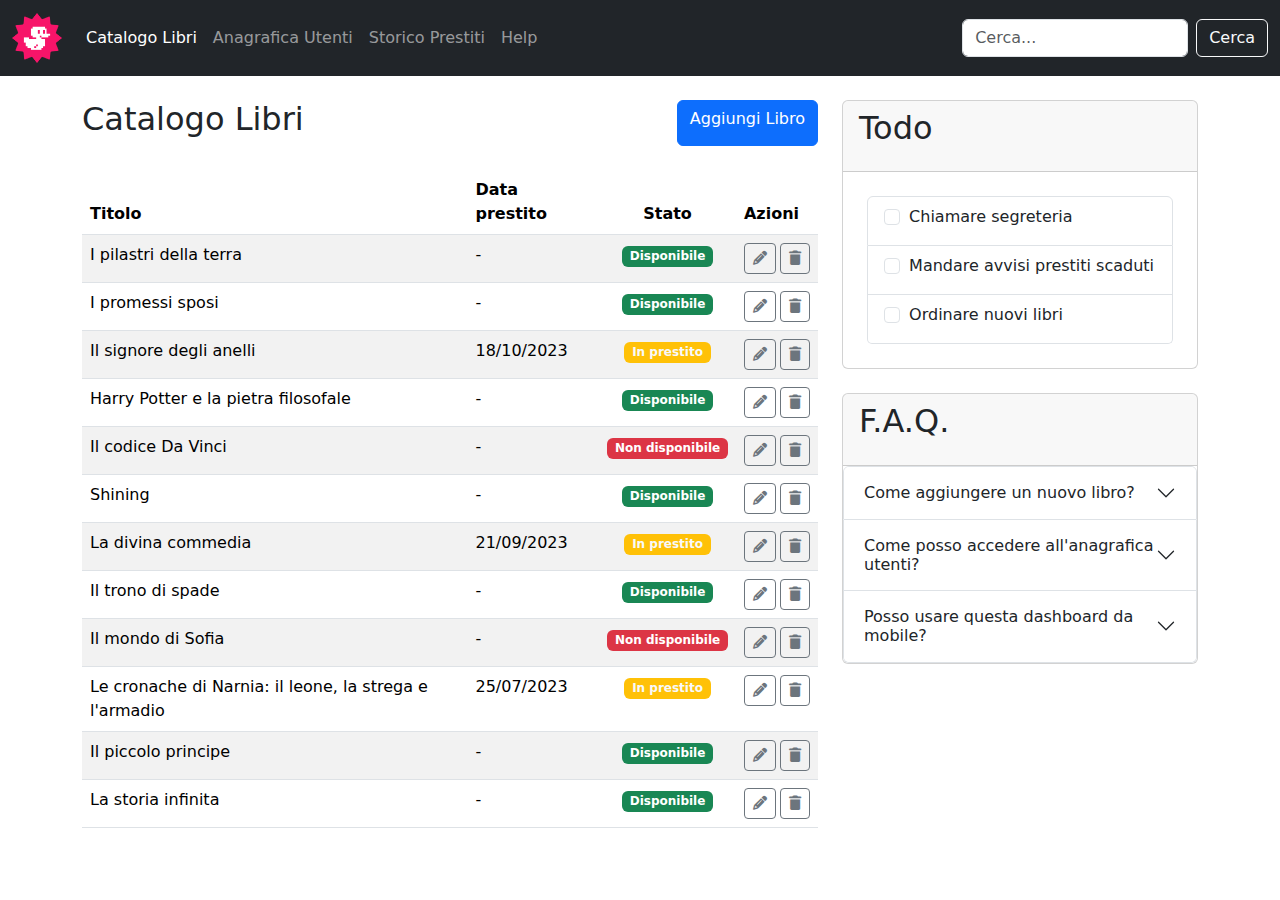
<file: index.html>
<!DOCTYPE html>
<html lang="en">

<head>
    <meta charset="UTF-8">
    <meta name="viewport" content="width=device-width, initial-scale=1.0">
    <link href="https://cdn.jsdelivr.net/npm/bootstrap@5.3.3/dist/css/bootstrap.min.css" rel="stylesheet"
        integrity="sha384-QWTKZyjpPEjISv5WaRU9OFeRpok6YctnYmDr5pNlyT2bRjXh0JMhjY6hW+ALEwIH" crossorigin="anonymous">
    <script src="https://cdn.jsdelivr.net/npm/bootstrap@5.3.3/dist/js/bootstrap.bundle.min.js"
        integrity="sha384-YvpcrYf0tY3lHB60NNkmXc5s9fDVZLESaAA55NDzOxhy9GkcIdslK1eN7N6jIeHz"
        crossorigin="anonymous"></script>
    <link rel="stylesheet" href="https://cdnjs.cloudflare.com/ajax/libs/font-awesome/6.7.2/css/all.min.css"
        integrity="sha512-Evv84Mr4kqVGRNSgIGL/F/aIDqQb7xQ2vcrdIwxfjThSH8CSR7PBEakCr51Ck+w+/U6swU2Im1vVX0SVk9ABhg=="
        crossorigin="anonymous" referrerpolicy="no-referrer" />
    <link rel="stylesheet" href="./css/style.css">
    <title>Catalogo Libri</title>
</head>

<body>
    <!-- header -->
    <nav class="navbar navbar-dark navbar-expand-lg bg-dark">
        <div class="container-fluid">
            <!-- logo -->
            <a class="navbar-brand" href="#"><img src="./img/duck.png" alt="" class="logo"></a>

            <!-- menu sm/md -->
            <button class="navbar-toggler" type="button" data-bs-toggle="collapse"
                data-bs-target="#navbarSupportedContent" aria-controls="navbarSupportedContent" aria-expanded="false"
                aria-label="Toggle navigation">
                <span class="navbar-toggler-icon text-light"></span>
            </button>

            <!-- menu lg -->
            <div class="collapse navbar-collapse" id="navbarSupportedContent">
                <ul class="navbar-nav me-auto mb-2 mb-lg-0">
                    <li class="nav-item">
                        <a class="nav-link active" aria-current="page" href="#">Catalogo Libri</a>
                    </li>

                    <li class="nav-item">
                        <a class="nav-link" href="#">Anagrafica Utenti</a>
                    </li>

                    <li class="nav-item">
                        <a class="nav-link" href="#">Storico Prestiti</a>
                    </li>

                    <li class="nav-item">
                        <a class="nav-link" href="#">Help</a>
                    </li>
                </ul>

                <form class="d-flex" role="search">
                    <input class="form-control me-2" type="search" placeholder="Cerca..." aria-label="Search">
                    <button class="btn btn-outline-light" type="submit">Cerca</button>
                </form>
            </div>
        </div>
    </nav>

    <main>
        <div class="container-xl py-4">
            <div class="row">
                <!-- catalogo -->
                <div class="col-sm-12 col-md-12 col-lg-8">
                    <!-- titolo e bottone -->
                    <div class="content d-flex justify-content-between mb-4">
                        <h2>Catalogo Libri</h2>

                        <a class="btn btn-primary" href="./bonus/index.html">Aggiungi Libro</a>
                    </div>

                    <!-- tabella -->
                    <div class="content">
                        <table class="table table-striped table-hover">
                            <!-- header tabella -->
                            <thead>
                                <tr>
                                    <th scope="col">Titolo</th>
                                    <th scope="col" class="d-none d-sm-none d-md-table-cell">Data prestito</th>
                                    <th scope="col" class="text-center">Stato</th>
                                    <th scope="col">Azioni</th>
                                </tr>
                            </thead>

                            <!-- body tabella -->
                            <tbody>
                                <tr>
                                    <td scope="col">I pilastri della terra</td>
                                    <td scope="col" class="d-none d-sm-none d-md-table-cell">-</td>
                                    <td scope="col" class="text-center"><span
                                            class="badge text-bg-success">Disponibile</span>
                                    </td>
                                    <td scope="col">
                                        <div class="d-flex gap-1">
                                            <button class="btn btn-sm btn-outline-secondary">
                                                <i class="fas fa-pencil"></i>
                                            </button>

                                            <button class="btn btn-sm btn-outline-secondary">
                                                <i class="fas fa-trash"></i>
                                            </button>
                                        </div>
                                    </td>
                                </tr>
                                <tr>
                                    <td scope="col">I promessi sposi</td>
                                    <td scope="col" class="d-none d-sm-none d-md-table-cell">-</td>
                                    <td scope="col" class="text-center"><span
                                            class="badge text-bg-success">Disponibile</span>
                                    </td>
                                    <td scope="col">
                                        <div class="d-flex gap-1">
                                            <button class="btn btn-sm btn-outline-secondary">
                                                <i class="fas fa-pencil"></i>
                                            </button>

                                            <button class="btn btn-sm btn-outline-secondary">
                                                <i class="fas fa-trash"></i>
                                            </button>
                                        </div>
                                    </td>
                                </tr>
                                <tr>
                                    <td scope="col">Il signore degli anelli</td>
                                    <td scope="col" class="d-none d-sm-none d-md-table-cell">18/10/2023</td>
                                    <td scope="col" class="text-center"><span
                                            class="badge text-bg-warning text-light">In prestito</span>
                                    </td>
                                    <td scope="col">
                                        <div class="d-flex gap-1">
                                            <button class="btn btn-sm btn-outline-secondary">
                                                <i class="fas fa-pencil"></i>
                                            </button>

                                            <button class="btn btn-sm btn-outline-secondary">
                                                <i class="fas fa-trash"></i>
                                            </button>
                                        </div>
                                    </td>
                                </tr>
                                <tr>
                                    <td scope="col">Harry Potter e la pietra filosofale</td>
                                    <td scope="col" class="d-none d-sm-none d-md-table-cell">-</td>
                                    <td scope="col" class="text-center"><span
                                            class="badge text-bg-success">Disponibile</span>
                                    </td>
                                    <td scope="col">
                                        <div class="d-flex gap-1">
                                            <button class="btn btn-sm btn-outline-secondary">
                                                <i class="fas fa-pencil"></i>
                                            </button>

                                            <button class="btn btn-sm btn-outline-secondary">
                                                <i class="fas fa-trash"></i>
                                            </button>
                                        </div>
                                    </td>
                                </tr>
                                <tr>
                                    <td scope="col">Il codice Da Vinci</td>
                                    <td scope="col" class="d-none d-sm-none d-md-table-cell">-</td>
                                    <td scope="col" class="text-center"><span class="badge text-bg-danger">Non
                                            disponibile</span>
                                    </td>
                                    <td scope="col">
                                        <div class="d-flex gap-1">
                                            <button class="btn btn-sm btn-outline-secondary">
                                                <i class="fas fa-pencil"></i>
                                            </button>

                                            <button class="btn btn-sm btn-outline-secondary">
                                                <i class="fas fa-trash"></i>
                                            </button>
                                        </div>
                                    </td>
                                </tr>
                                <tr>
                                    <td scope="col">Shining</td>
                                    <td scope="col" class="d-none d-sm-none d-md-table-cell">-</td>
                                    <td scope="col" class="text-center"><span
                                            class="badge text-bg-success">Disponibile</span>
                                    </td>
                                    <td scope="col">
                                        <div class="d-flex gap-1">
                                            <button class="btn btn-sm btn-outline-secondary">
                                                <i class="fas fa-pencil"></i>
                                            </button>

                                            <button class="btn btn-sm btn-outline-secondary">
                                                <i class="fas fa-trash"></i>
                                            </button>
                                        </div>
                                    </td>
                                </tr>
                                <tr>
                                    <td scope="col">La divina commedia</td>
                                    <td scope="col" class="d-none d-sm-none d-md-table-cell">21/09/2023</td>
                                    <td scope="col" class="text-center"><span
                                            class="badge text-bg-warning text-light">In prestito</span>
                                    </td>
                                    <td scope="col">
                                        <div class="d-flex gap-1">
                                            <button class="btn btn-sm btn-outline-secondary">
                                                <i class="fas fa-pencil"></i>
                                            </button>

                                            <button class="btn btn-sm btn-outline-secondary">
                                                <i class="fas fa-trash"></i>
                                            </button>
                                        </div>
                                    </td>
                                </tr>
                                <tr>
                                    <td scope="col">Il trono di spade</td>
                                    <td scope="col" class="d-none d-sm-none d-md-table-cell">-</td>
                                    <td scope="col" class="text-center"><span
                                            class="badge text-bg-success">Disponibile</span>
                                    </td>
                                    <td scope="col">
                                        <div class="d-flex gap-1">
                                            <button class="btn btn-sm btn-outline-secondary">
                                                <i class="fas fa-pencil"></i>
                                            </button>

                                            <button class="btn btn-sm btn-outline-secondary">
                                                <i class="fas fa-trash"></i>
                                            </button>
                                        </div>
                                    </td>
                                </tr>
                                <tr>
                                    <td scope="col">Il mondo di Sofia</td>
                                    <td scope="col" class="d-none d-sm-none d-md-table-cell">-</td>
                                    <td scope="col" class="text-center"><span class="badge text-bg-danger">Non
                                            disponibile</span>
                                    </td>
                                    <td scope="col">
                                        <div class="d-flex gap-1">
                                            <button class="btn btn-sm btn-outline-secondary">
                                                <i class="fas fa-pencil"></i>
                                            </button>

                                            <button class="btn btn-sm btn-outline-secondary">
                                                <i class="fas fa-trash"></i>
                                            </button>
                                        </div>
                                    </td>
                                </tr>
                                <tr>
                                    <td scope="col">Le cronache di Narnia: il leone, la strega e l'armadio</td>
                                    <td scope="col" class="d-none d-sm-none d-md-table-cell">25/07/2023</td>
                                    <td scope="col" class="text-center"><span
                                            class="badge text-bg-warning text-light">In prestito</span>
                                    </td>
                                    <td scope="col">
                                        <div class="d-flex gap-1">
                                            <button class="btn btn-sm btn-outline-secondary">
                                                <i class="fas fa-pencil"></i>
                                            </button>

                                            <button class="btn btn-sm btn-outline-secondary">
                                                <i class="fas fa-trash"></i>
                                            </button>
                                        </div>
                                    </td>
                                </tr>
                                <tr>
                                    <td scope="col">Il piccolo principe</td>
                                    <td scope="col" class="d-none d-sm-none d-md-table-cell">-</td>
                                    <td scope="col" class="text-center"><span
                                            class="badge text-bg-success">Disponibile</span>
                                    </td>
                                    <td scope="col">
                                        <div class="d-flex gap-1">
                                            <button class="btn btn-sm btn-outline-secondary">
                                                <i class="fas fa-pencil"></i>
                                            </button>

                                            <button class="btn btn-sm btn-outline-secondary">
                                                <i class="fas fa-trash"></i>
                                            </button>
                                        </div>
                                    </td>
                                </tr>
                                <tr>
                                    <td scope="col">La storia infinita</td>
                                    <td scope="col" class="d-none d-sm-none d-md-table-cell">-</td>
                                    <td scope="col" class="text-center"><span
                                            class="badge text-bg-success">Disponibile</span>
                                    </td>
                                    <td scope="col">
                                        <div class="d-flex gap-1">
                                            <button class="btn btn-sm btn-outline-secondary">
                                                <i class="fas fa-pencil"></i>
                                            </button>

                                            <button class="btn btn-sm btn-outline-secondary">
                                                <i class="fas fa-trash"></i>
                                            </button>
                                        </div>
                                    </td>
                                </tr>
                            </tbody>
                        </table>
                    </div>
                </div>








                <!-- todo + f.a.q. -->
                <div class="col-sm-12 col-md-12 col-lg-4">
                    <div class="row row-cols-1 gy-4">
                        <!-- todo -->
                        <div class="col">
                            <div class="card">
                                <div class="card-header pb-3">
                                    <h2>Todo</h2>
                                </div>

                                <ul class="list-group list-group p-4">
                                    <li class="list-group-item">
                                        <input class="form-check-input" type="checkbox" value="">
                                        <label class="form-label ms-1">Chiamare segreteria</label>
                                    </li>
                                    <li class="list-group-item">
                                        <input class="form-check-input" type="checkbox" value="">
                                        <label class="form-label ms-1">Mandare avvisi prestiti scaduti</label>
                                    </li>
                                    <li class="list-group-item">
                                        <input class="form-check-input" type="checkbox" value="">
                                        <label class="form-label ms-1">Ordinare nuovi libri</label>
                                    </li>
                                </ul>
                            </div>
                        </div>

                        <!-- f.a.q. -->
                        <div class="cols">
                            <div class="card">
                                <div class="card-header pb-3">
                                    <h2>F.A.Q.</h2>
                                </div>

                                <div class="accordion" id="accordionExample">
                                    <div class="accordion-item">
                                        <h2 class="accordion-header">
                                            <button class="accordion-button collapsed" type="button"
                                                data-bs-toggle="collapse" data-bs-target="#collapseOne"
                                                aria-expanded="false" aria-controls="collapseOne">
                                                Come aggiungere un nuovo libro?
                                            </button>
                                        </h2>
                                        <div id="collapseOne" class="accordion-collapse collapse"
                                            data-bs-parent="#accordionExample">
                                            <div class="accordion-body">
                                                Per aggiungere un nuovo libro basta cliccare sul pulsante "Aggiungi
                                                Libro". Facile no? Chi l'avrebbe mai detto...
                                            </div>
                                        </div>
                                    </div>
                                    <div class="accordion-item">
                                        <h2 class="accordion-header">
                                            <button class="accordion-button collapsed" type="button"
                                                data-bs-toggle="collapse" data-bs-target="#collapseTwo"
                                                aria-expanded="false" aria-controls="collapseTwo">
                                                Come posso accedere all'anagrafica utenti?
                                            </button>
                                        </h2>
                                        <div id="collapseTwo" class="accordion-collapse collapse"
                                            data-bs-parent="#accordionExample">
                                            <div class="accordion-body">
                                                Prova a guardare nel menu. È la prima voce, non dovrebbe essere
                                                difficile.
                                            </div>
                                        </div>
                                    </div>
                                    <div class="accordion-item">
                                        <h2 class="accordion-header">
                                            <button class="accordion-button collapsed" type="button"
                                                data-bs-toggle="collapse" data-bs-target="#collapseThree"
                                                aria-expanded="false" aria-controls="collapseThree">
                                                Posso usare questa dashboard da mobile?
                                            </button>
                                        </h2>
                                        <div id="collapseThree" class="accordion-collapse collapse"
                                            data-bs-parent="#accordionExample">
                                            <div class="accordion-body">
                                                Certo! Anche se è importante rispettare alcuni requisiti: avere uno
                                                smartphone, saper digitare nella barra di ricerca di qualsiasi browser
                                                per mobile, premere "Invio".
                                            </div>
                                        </div>
                                    </div>
                                </div>
                            </div>
                        </div>
                    </div>
                </div>
            </div>
        </div>
    </main>
</body>

</html>
</file>
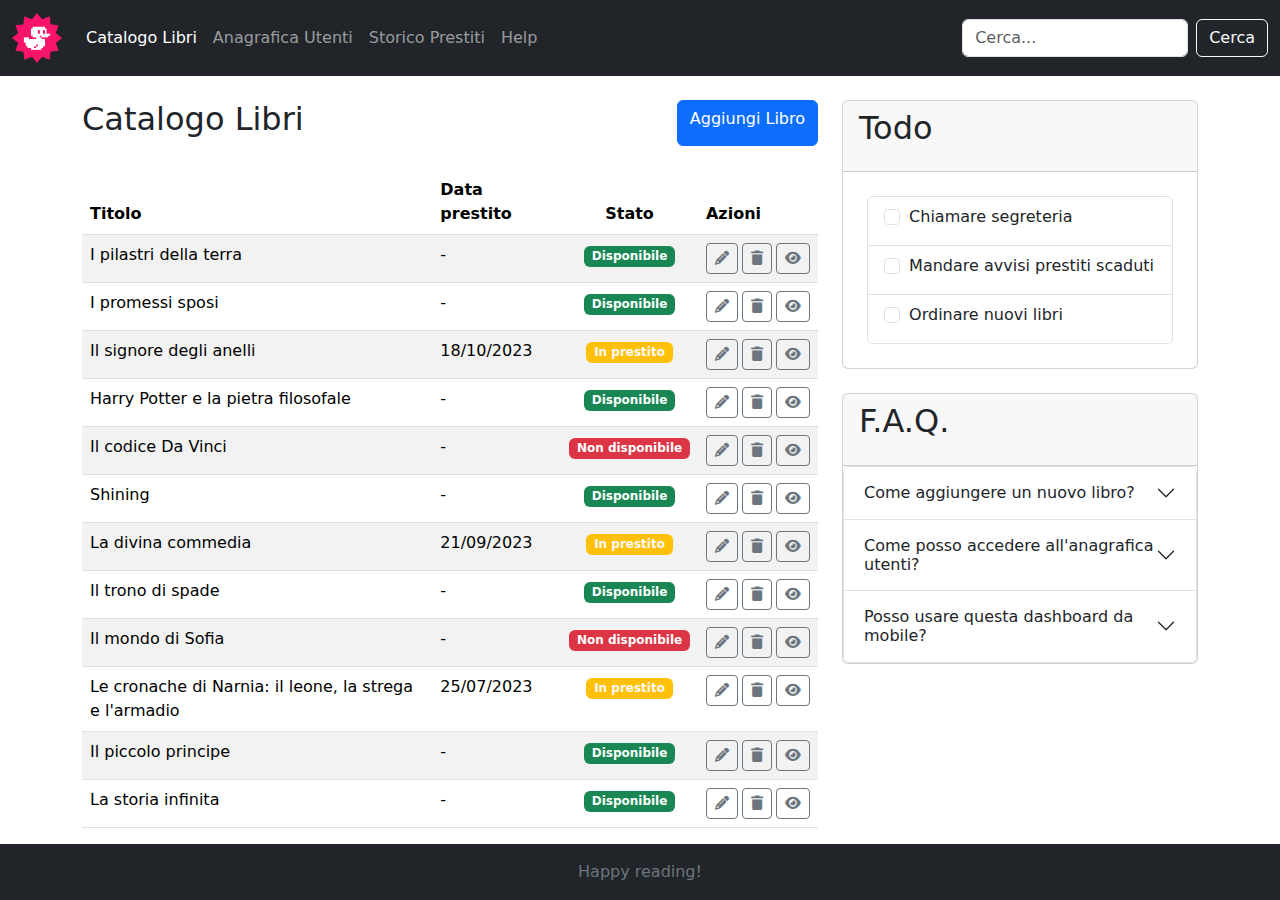
<file: bonus/index.html>
<!DOCTYPE html>
<html lang="en">

<head>
    <meta charset="UTF-8">
    <meta name="viewport" content="width=device-width, initial-scale=1.0">
    <link href="https://cdn.jsdelivr.net/npm/bootstrap@5.3.3/dist/css/bootstrap.min.css" rel="stylesheet"
        integrity="sha384-QWTKZyjpPEjISv5WaRU9OFeRpok6YctnYmDr5pNlyT2bRjXh0JMhjY6hW+ALEwIH" crossorigin="anonymous">
    <script src="https://cdn.jsdelivr.net/npm/bootstrap@5.3.3/dist/js/bootstrap.bundle.min.js"
        integrity="sha384-YvpcrYf0tY3lHB60NNkmXc5s9fDVZLESaAA55NDzOxhy9GkcIdslK1eN7N6jIeHz"
        crossorigin="anonymous"></script>
    <link rel="stylesheet" href="https://cdnjs.cloudflare.com/ajax/libs/font-awesome/6.7.2/css/all.min.css"
        integrity="sha512-Evv84Mr4kqVGRNSgIGL/F/aIDqQb7xQ2vcrdIwxfjThSH8CSR7PBEakCr51Ck+w+/U6swU2Im1vVX0SVk9ABhg=="
        crossorigin="anonymous" referrerpolicy="no-referrer" />
    <link rel="stylesheet" href="./css/style.css">
    <title>Catalogo Libri</title>
</head>

<body>
    <!-- header -->
    <nav class="navbar navbar-dark navbar-expand-lg bg-dark">
        <div class="container-fluid">
            <!-- logo -->
            <a class="navbar-brand" href="#"><img src="./img/duck.png" alt="" class="logo"></a>

            <!-- menu sm/md -->
            <button class="navbar-toggler" type="button" data-bs-toggle="collapse"
                data-bs-target="#navbarSupportedContent" aria-controls="navbarSupportedContent" aria-expanded="false"
                aria-label="Toggle navigation">
                <span class="navbar-toggler-icon text-light"></span>
            </button>

            <!-- menu lg -->
            <div class="collapse navbar-collapse" id="navbarSupportedContent">
                <ul class="navbar-nav me-auto mb-2 mb-lg-0">
                    <li class="nav-item">
                        <a class="nav-link active" aria-current="page" href="#">Catalogo Libri</a>
                    </li>

                    <li class="nav-item">
                        <a class="nav-link" href="#">Anagrafica Utenti</a>
                    </li>

                    <li class="nav-item">
                        <a class="nav-link" href="#">Storico Prestiti</a>
                    </li>

                    <li class="nav-item">
                        <a class="nav-link" href="#">Help</a>
                    </li>
                </ul>

                <form class="d-flex" role="search">
                    <input class="form-control me-2" type="search" placeholder="Cerca..." aria-label="Search">
                    <button class="btn btn-outline-light" type="submit">Cerca</button>
                </form>
            </div>
        </div>
    </nav>

    <main>
        <div class="container-xl py-4">
            <div class="row">
                <!-- catalogo -->
                <div class="col-sm-12 col-md-12 col-lg-8">
                    <!-- titolo e bottone -->
                    <div class="content d-flex justify-content-between mb-4">
                        <h2>Catalogo Libri</h2>

                        <a class="btn btn-primary" href="./new-book.html">Aggiungi Libro</a>
                    </div>

                    <!-- tabella -->
                    <div class="content">
                        <table class="table table-striped table-hover">
                            <!-- header tabella -->
                            <thead>
                                <tr>
                                    <th scope="col">Titolo</th>
                                    <th scope="col" class="d-none d-sm-none d-md-table-cell">Data prestito</th>
                                    <th scope="col" class="text-center">Stato</th>
                                    <th scope="col">Azioni</th>
                                </tr>
                            </thead>

                            <!-- body tabella -->
                            <tbody>
                                <tr>
                                    <td scope="col">I pilastri della terra</td>
                                    <td scope="col" class="d-none d-sm-none d-md-table-cell">-</td>
                                    <td scope="col" class="text-center"><span
                                            class="badge text-bg-success">Disponibile</span>
                                    </td>
                                    <td scope="col">
                                        <div class="d-flex gap-1">
                                            <a href="./edit-book.html" class="btn btn-sm btn-outline-secondary">
                                                <i class="fas fa-pencil"></i>
                                            </a>

                                            <button class="btn btn-sm btn-outline-secondary"  data-bs-toggle="modal" data-bs-target="#delete-modal">
                                                <i class="fas fa-trash"></i>
                                            </button>

                                            <div class="modal fade" id="delete-modal" tabindex="-1" aria-labelledby="exampleModalLabel" aria-hidden="true">
                                                <div class="modal-dialog">
                                                  <div class="modal-content">
                                                    <div class="modal-header bg-body-secondary">
                                                      <h1 class="modal-title fs-5" id="exampleModalLabel">Attenzione!</h1>
                                                      <button type="button" class="btn-close" data-bs-dismiss="modal" aria-label="Close"></button>
                                                    </div>
                                                    <div class="modal-body">
                                                      Sei sicuro di voler eliminare <strong>I pilastri della terra</strong> dal catalogo libri?
                                                    </div>
                                                    <div class="modal-footer">
                                                      <button type="button" class="btn btn-outline-secondary" data-bs-dismiss="modal">No, annulla</button>
                                                      <button type="button" class="btn btn-danger">Si, elimina</button>
                                                    </div>
                                                  </div>
                                                </div>
                                              </div>
                                              

                                            <a class="btn btn-sm btn-outline-secondary" href="./book-detail.html">
                                                <i class="fas fa-eye"></i>
                                            </a>
                                        </div>
                                    </td>
                                </tr>
                                <tr>
                                    <td scope="col">I promessi sposi</td>
                                    <td scope="col" class="d-none d-sm-none d-md-table-cell">-</td>
                                    <td scope="col" class="text-center"><span
                                            class="badge text-bg-success">Disponibile</span>
                                    </td>
                                    <td scope="col">
                                        <div class="d-flex gap-1">
                                            <a href="#" class="btn btn-sm btn-outline-secondary">
                                                <i class="fas fa-pencil"></i>
                                            </a>

                                            <button class="btn btn-sm btn-outline-secondary">
                                                <i class="fas fa-trash"></i>
                                            </button>

                                            <a class="btn btn-sm btn-outline-secondary" href="#">
                                                <i class="fas fa-eye"></i>
                                            </a>
                                        </div>
                                    </td>
                                </tr>
                                <tr>
                                    <td scope="col">Il signore degli anelli</td>
                                    <td scope="col" class="d-none d-sm-none d-md-table-cell">18/10/2023</td>
                                    <td scope="col" class="text-center"><span
                                            class="badge text-bg-warning text-light">In prestito</span>
                                    </td>
                                    <td scope="col">
                                        <div class="d-flex gap-1">
                                            <a href="#" class="btn btn-sm btn-outline-secondary">
                                                <i class="fas fa-pencil"></i>
                                            </a>

                                            <button class="btn btn-sm btn-outline-secondary">
                                                <i class="fas fa-trash"></i>
                                            </button>

                                            <a class="btn btn-sm btn-outline-secondary" href="#">
                                                <i class="fas fa-eye"></i>
                                            </a>
                                        </div>
                                    </td>
                                </tr>
                                <tr>
                                    <td scope="col">Harry Potter e la pietra filosofale</td>
                                    <td scope="col" class="d-none d-sm-none d-md-table-cell">-</td>
                                    <td scope="col" class="text-center"><span
                                            class="badge text-bg-success">Disponibile</span>
                                    </td>
                                    <td scope="col">
                                        <div class="d-flex gap-1">
                                            <a href="#" class="btn btn-sm btn-outline-secondary">
                                                <i class="fas fa-pencil"></i>
                                            </a>

                                            <button class="btn btn-sm btn-outline-secondary">
                                                <i class="fas fa-trash"></i>
                                            </button>

                                            <a class="btn btn-sm btn-outline-secondary" href="#">
                                                <i class="fas fa-eye"></i>
                                            </a>
                                        </div>
                                    </td>
                                </tr>
                                <tr>
                                    <td scope="col">Il codice Da Vinci</td>
                                    <td scope="col" class="d-none d-sm-none d-md-table-cell">-</td>
                                    <td scope="col" class="text-center"><span class="badge text-bg-danger">Non
                                            disponibile</span>
                                    </td>
                                    <td scope="col">
                                        <div class="d-flex gap-1">
                                            <a href="#" class="btn btn-sm btn-outline-secondary">
                                                <i class="fas fa-pencil"></i>
                                            </a>

                                            <button class="btn btn-sm btn-outline-secondary">
                                                <i class="fas fa-trash"></i>
                                            </button>

                                            <a class="btn btn-sm btn-outline-secondary" href="#">
                                                <i class="fas fa-eye"></i>
                                            </a>
                                        </div>
                                    </td>
                                </tr>
                                <tr>
                                    <td scope="col">Shining</td>
                                    <td scope="col" class="d-none d-sm-none d-md-table-cell">-</td>
                                    <td scope="col" class="text-center"><span
                                            class="badge text-bg-success">Disponibile</span>
                                    </td>
                                    <td scope="col">
                                        <div class="d-flex gap-1">
                                            <a href="#" class="btn btn-sm btn-outline-secondary">
                                                <i class="fas fa-pencil"></i>
                                            </a>

                                            <button class="btn btn-sm btn-outline-secondary">
                                                <i class="fas fa-trash"></i>
                                            </button>

                                            <a class="btn btn-sm btn-outline-secondary" href="#">
                                                <i class="fas fa-eye"></i>
                                            </a>
                                        </div>
                                    </td>
                                </tr>
                                <tr>
                                    <td scope="col">La divina commedia</td>
                                    <td scope="col" class="d-none d-sm-none d-md-table-cell">21/09/2023</td>
                                    <td scope="col" class="text-center"><span
                                            class="badge text-bg-warning text-light">In prestito</span>
                                    </td>
                                    <td scope="col">
                                        <div class="d-flex gap-1">
                                            <a href="#" class="btn btn-sm btn-outline-secondary">
                                                <i class="fas fa-pencil"></i>
                                            </a>

                                            <button class="btn btn-sm btn-outline-secondary">
                                                <i class="fas fa-trash"></i>
                                            </button>

                                            <a class="btn btn-sm btn-outline-secondary" href="#">
                                                <i class="fas fa-eye"></i>
                                            </a>
                                        </div>
                                    </td>
                                </tr>
                                <tr>
                                    <td scope="col">Il trono di spade</td>
                                    <td scope="col" class="d-none d-sm-none d-md-table-cell">-</td>
                                    <td scope="col" class="text-center"><span
                                            class="badge text-bg-success">Disponibile</span>
                                    </td>
                                    <td scope="col">
                                        <div class="d-flex gap-1">
                                            <a href="#" class="btn btn-sm btn-outline-secondary">
                                                <i class="fas fa-pencil"></i>
                                            </a>

                                            <button class="btn btn-sm btn-outline-secondary">
                                                <i class="fas fa-trash"></i>
                                            </button>

                                            <a class="btn btn-sm btn-outline-secondary" href="#">
                                                <i class="fas fa-eye"></i>
                                            </a>
                                        </div>
                                    </td>
                                </tr>
                                <tr>
                                    <td scope="col">Il mondo di Sofia</td>
                                    <td scope="col" class="d-none d-sm-none d-md-table-cell">-</td>
                                    <td scope="col" class="text-center"><span class="badge text-bg-danger">Non
                                            disponibile</span>
                                    </td>
                                    <td scope="col">
                                        <div class="d-flex gap-1">
                                            <a href="#" class="btn btn-sm btn-outline-secondary">
                                                <i class="fas fa-pencil"></i>
                                            </a>

                                            <button class="btn btn-sm btn-outline-secondary">
                                                <i class="fas fa-trash"></i>
                                            </button>

                                            <a class="btn btn-sm btn-outline-secondary" href="#">
                                                <i class="fas fa-eye"></i>
                                            </a>
                                        </div>
                                    </td>
                                </tr>
                                <tr>
                                    <td scope="col">Le cronache di Narnia: il leone, la strega e l'armadio</td>
                                    <td scope="col" class="d-none d-sm-none d-md-table-cell">25/07/2023</td>
                                    <td scope="col" class="text-center"><span
                                            class="badge text-bg-warning text-light">In prestito</span>
                                    </td>
                                    <td scope="col">
                                        <div class="d-flex gap-1">
                                            <a href="#" class="btn btn-sm btn-outline-secondary">
                                                <i class="fas fa-pencil"></i>
                                            </a>

                                            <button class="btn btn-sm btn-outline-secondary">
                                                <i class="fas fa-trash"></i>
                                            </button>

                                            <a class="btn btn-sm btn-outline-secondary" href="#">
                                                <i class="fas fa-eye"></i>
                                            </a>
                                        </div>
                                    </td>
                                </tr>
                                <tr>
                                    <td scope="col">Il piccolo principe</td>
                                    <td scope="col" class="d-none d-sm-none d-md-table-cell">-</td>
                                    <td scope="col" class="text-center"><span
                                            class="badge text-bg-success">Disponibile</span>
                                    </td>
                                    <td scope="col">
                                        <div class="d-flex gap-1">
                                            <a href="#" class="btn btn-sm btn-outline-secondary">
                                                <i class="fas fa-pencil"></i>
                                            </a>

                                            <button class="btn btn-sm btn-outline-secondary">
                                                <i class="fas fa-trash"></i>
                                            </button>

                                            <a class="btn btn-sm btn-outline-secondary" href="#">
                                                <i class="fas fa-eye"></i>
                                            </a>
                                        </div>
                                    </td>
                                </tr>
                                <tr>
                                    <td scope="col">La storia infinita</td>
                                    <td scope="col" class="d-none d-sm-none d-md-table-cell">-</td>
                                    <td scope="col" class="text-center"><span
                                            class="badge text-bg-success">Disponibile</span>
                                    </td>
                                    <td scope="col">
                                        <div class="d-flex gap-1">
                                            <a href="#" class="btn btn-sm btn-outline-secondary">
                                                <i class="fas fa-pencil"></i>
                                            </a>

                                            <button class="btn btn-sm btn-outline-secondary">
                                                <i class="fas fa-trash"></i>
                                            </button>

                                            <a class="btn btn-sm btn-outline-secondary" href="#">
                                                <i class="fas fa-eye"></i>
                                            </a>
                                        </div>
                                    </td>
                                </tr>
                            </tbody>
                        </table>
                    </div>
                </div>








                <!-- todo + f.a.q. -->
                <div class="col-sm-12 col-md-12 col-lg-4">
                    <div class="row row-cols-1 gy-4">
                        <!-- todo -->
                        <div class="col">
                            <div class="card">
                                <div class="card-header pb-3">
                                    <h2>Todo</h2>
                                </div>

                                <ul class="list-group list-group p-4">
                                    <li class="list-group-item">
                                        <input class="form-check-input" type="checkbox" value="">
                                        <label class="form-label ms-1">Chiamare segreteria</label>
                                    </li>
                                    <li class="list-group-item">
                                        <input class="form-check-input" type="checkbox" value="">
                                        <label class="form-label ms-1">Mandare avvisi prestiti scaduti</label>
                                    </li>
                                    <li class="list-group-item">
                                        <input class="form-check-input" type="checkbox" value="">
                                        <label class="form-label ms-1">Ordinare nuovi libri</label>
                                    </li>
                                </ul>
                            </div>
                        </div>

                        <!-- f.a.q. -->
                        <div class="cols">
                            <div class="card">
                                <div class="card-header pb-3">
                                    <h2>F.A.Q.</h2>
                                </div>

                                <div class="accordion" id="accordionExample">
                                    <div class="accordion-item">
                                        <h2 class="accordion-header">
                                            <button class="accordion-button collapsed" type="button"
                                                data-bs-toggle="collapse" data-bs-target="#collapseOne"
                                                aria-expanded="false" aria-controls="collapseOne">
                                                Come aggiungere un nuovo libro?
                                            </button>
                                        </h2>
                                        <div id="collapseOne" class="accordion-collapse collapse"
                                            data-bs-parent="#accordionExample">
                                            <div class="accordion-body">
                                                Per aggiungere un nuovo libro basta cliccare sul pulsante "Aggiungi
                                                Libro". Facile no? Chi l'avrebbe mai detto...
                                            </div>
                                        </div>
                                    </div>
                                    <div class="accordion-item">
                                        <h2 class="accordion-header">
                                            <button class="accordion-button collapsed" type="button"
                                                data-bs-toggle="collapse" data-bs-target="#collapseTwo"
                                                aria-expanded="false" aria-controls="collapseTwo">
                                                Come posso accedere all'anagrafica utenti?
                                            </button>
                                        </h2>
                                        <div id="collapseTwo" class="accordion-collapse collapse"
                                            data-bs-parent="#accordionExample">
                                            <div class="accordion-body">
                                                Prova a guardare nel menu. È la prima voce, non dovrebbe essere
                                                difficile.
                                            </div>
                                        </div>
                                    </div>
                                    <div class="accordion-item">
                                        <h2 class="accordion-header">
                                            <button class="accordion-button collapsed" type="button"
                                                data-bs-toggle="collapse" data-bs-target="#collapseThree"
                                                aria-expanded="false" aria-controls="collapseThree">
                                                Posso usare questa dashboard da mobile?
                                            </button>
                                        </h2>
                                        <div id="collapseThree" class="accordion-collapse collapse"
                                            data-bs-parent="#accordionExample">
                                            <div class="accordion-body">
                                                Certo! Anche se è importante rispettare alcuni requisiti: avere uno
                                                smartphone, saper digitare nella barra di ricerca di qualsiasi browser
                                                per mobile, premere "Invio".
                                            </div>
                                        </div>
                                    </div>
                                </div>
                            </div>
                        </div>
                    </div>
                </div>
            </div>



            <!-- PROVE MIE
            <table class="table table-striped table-hover accordion accordion-flush">
                <thead>
                    <tr>
                        <th scope="col">#</th>
                        <th scope="col">First</th>
                        <th scope="col">Last</th>
                        <th scope="col">Handle</th>
                    </tr>
                </thead>
                <tbody>
                    <tr class="accordion-item">
                        <td>
                            <h2 class="accordion-header">
                                <button class="accordion-button collapsed" type="button" data-bs-toggle="collapse"
                                    data-bs-target="#flush-collapseOne" aria-expanded="false"
                                    aria-controls="flush-collapseOne">
                                    Accordion Item #1
                                </button>
                            </h2>
                            <div id="flush-collapseOne" class="accordion-collapse collapse"
                                data-bs-parent="#accordionFlushExample">
                                <div class="accordion-body">Placeholder content for this accordion, which is
                                    intended to
                                    demonstrate the <code>.accordion-flush</code> class. This is the first item's
                                    accordion
                                    body.
                                </div>
                            </div>
                        </td>
                    </tr>
                </tbody>
            </table> -->

            
        </div>
    </main>

    <footer class="bg-dark text-center text-secondary py-3 position-absolute bottom-0 w-100">
        <div>
            Happy reading!
        </div>
    </footer>
</body>

</html>
</file>
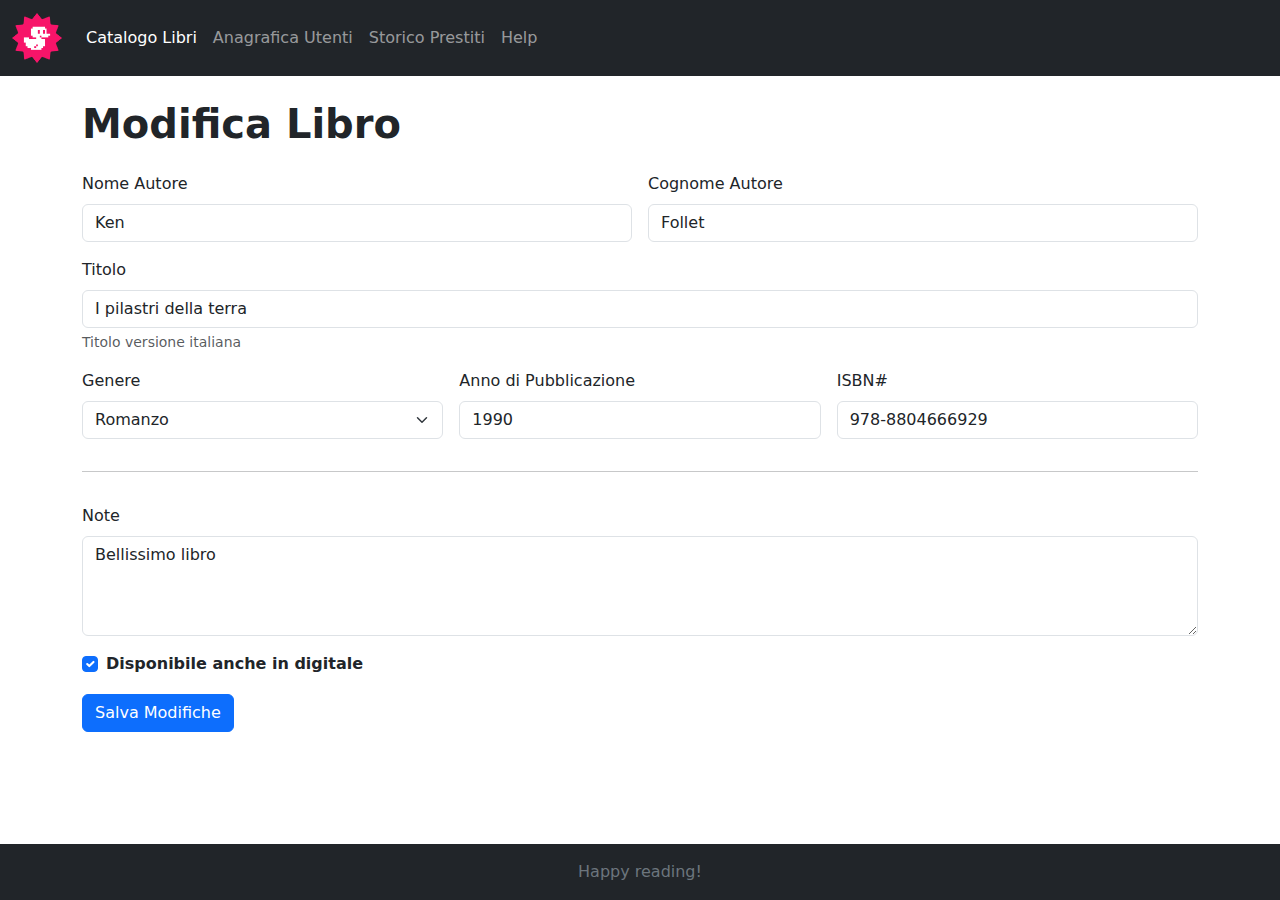
<file: bonus/edit-book.html>
<!DOCTYPE html>
<html lang="en">

<head>
    <meta charset="UTF-8">
    <meta name="viewport" content="width=device-width, initial-scale=1.0">
    <link href="https://cdn.jsdelivr.net/npm/bootstrap@5.3.3/dist/css/bootstrap.min.css" rel="stylesheet"
        integrity="sha384-QWTKZyjpPEjISv5WaRU9OFeRpok6YctnYmDr5pNlyT2bRjXh0JMhjY6hW+ALEwIH" crossorigin="anonymous">
    <script src="https://cdn.jsdelivr.net/npm/bootstrap@5.3.3/dist/js/bootstrap.bundle.min.js"
        integrity="sha384-YvpcrYf0tY3lHB60NNkmXc5s9fDVZLESaAA55NDzOxhy9GkcIdslK1eN7N6jIeHz"
        crossorigin="anonymous"></script>
    <link rel="stylesheet" href="https://cdnjs.cloudflare.com/ajax/libs/font-awesome/6.7.2/css/all.min.css"
        integrity="sha512-Evv84Mr4kqVGRNSgIGL/F/aIDqQb7xQ2vcrdIwxfjThSH8CSR7PBEakCr51Ck+w+/U6swU2Im1vVX0SVk9ABhg=="
        crossorigin="anonymous" referrerpolicy="no-referrer" />
    <link rel="stylesheet" href="./css/style.css">
    <title>Catalogo Libri</title>
</head>

<body>
    <!-- header -->
    <nav class="navbar navbar-dark navbar-expand-lg bg-dark">
        <div class="container-fluid">
            <!-- logo -->
            <a class="navbar-brand" href="./index.html"><img src="./img/duck.png" alt="" class="logo"></a>

            <!-- menu sm/md -->
            <button class="navbar-toggler" type="button" data-bs-toggle="collapse"
                data-bs-target="#navbarSupportedContent" aria-controls="navbarSupportedContent" aria-expanded="false"
                aria-label="Toggle navigation">
                <span class="navbar-toggler-icon text-light"></span>
            </button>

            <!-- menu lg -->
            <div class="collapse navbar-collapse" id="navbarSupportedContent">
                <ul class="navbar-nav me-auto mb-2 mb-lg-0">
                    <li class="nav-item">
                        <a class="nav-link active" aria-current="page" href="#">Catalogo Libri</a>
                    </li>

                    <li class="nav-item">
                        <a class="nav-link" href="#">Anagrafica Utenti</a>
                    </li>

                    <li class="nav-item">
                        <a class="nav-link" href="#">Storico Prestiti</a>
                    </li>

                    <li class="nav-item">
                        <a class="nav-link" href="#">Help</a>
                    </li>
                </ul>
            </div>
        </div>
    </nav>

    <main>
        <div class="container-lg">
            <h1 class="my-4 fw-semibold">Modifica Libro</h1>

            <form action="">
                <div class="row g-3 mb-3">
                    <!-- Autore -->
                    <div class="col-6">
                        <label for="nome-autore" class="form-label">Nome Autore</label>
                        <input type="text" class="form-control" id="nome-autore"
                            value="Ken" minlength="3" required>
                    </div>

                    <div class="col-6">
                        <label for="cognome-autore" class="form-label">Cognome Autore</label>
                        <input type="text" class="form-control" id="cognome-autore"
                            value="Follet" required>
                    </div>

                    <!-- Titolo -->
                    <div class="col-12">
                        <label for="titolo" class="form-label">Titolo</label>
                        <input type="text" class="form-control" id="titolo" value="I pilastri della terra"
                            required>
                        <div id="help-autore" class="form-text">Titolo versione italiana</div>
                    </div>

                    <!-- Genere -->
                    <div class="col-sm-12 col-lg-4">
                        <label for="genere" class="form-label">Genere</label>
                        <select id="genere" class="form-select" aria-label="Default select example">
                            <option selected>Romanzo</option>
                            <option value="1">Giallo</option>
                            <option value="2">Thriller</option>
                            <option value="3">Horror</option>
                            <option value="4">Sci-fi</option>
                            <option value="5">Fantasy</option>
                            <option value="6">Narrativa</option>
                            <option value="7">Romanzo Storico</option>
                        </select>
                    </div>

                    <!-- Anno di pubblicazione -->
                    <div class="col-sm-12 col-lg-4">
                        <label for="anno-pubblicazione" class="form-label">Anno di Pubblicazione</label>
                        <input type="text" class="form-control" id="anno-pubblicazione" value="1990"
                            required>
                    </div>

                    <!-- ISBN -->
                    <div class="col-sm-12 col-lg-4">
                        <label for="isbn-code" class="form-label">ISBN#</label>
                        <input type="text" class="form-control" id="isbn-code" value="978-8804666929"
                            required>
                    </div>

                    <div class="col-12">
                        <hr>
                    </div>

                    <!-- Note -->
                    <div class="col-12">
                        <label for="notes" class="form-label">Note</label>
                        <textarea class="form-control" value=""
                            id="floatingTextarea2" style="height: 100px">Bellissimo libro</textarea>

                    </div>
                </div>

                <!-- Checkbox -->
                <div class="form-check">
                    <input class="form-check-input" type="checkbox" value="" id="checkbox" checked>
                    <label class="form-check-label fw-semibold" for="xheckbox">
                        Disponibile anche in digitale
                    </label>
                </div>

                <!-- Button -->
                <button type="submit" class="btn btn-primary my-3">Salva Modifiche</button>
            </form>

        </div>
    </main>

    <footer class="bg-dark text-center text-secondary py-3 position-absolute bottom-0 w-100">
        <div>
            Happy reading!
        </div>
    </footer>
</body>

</html>
</file>
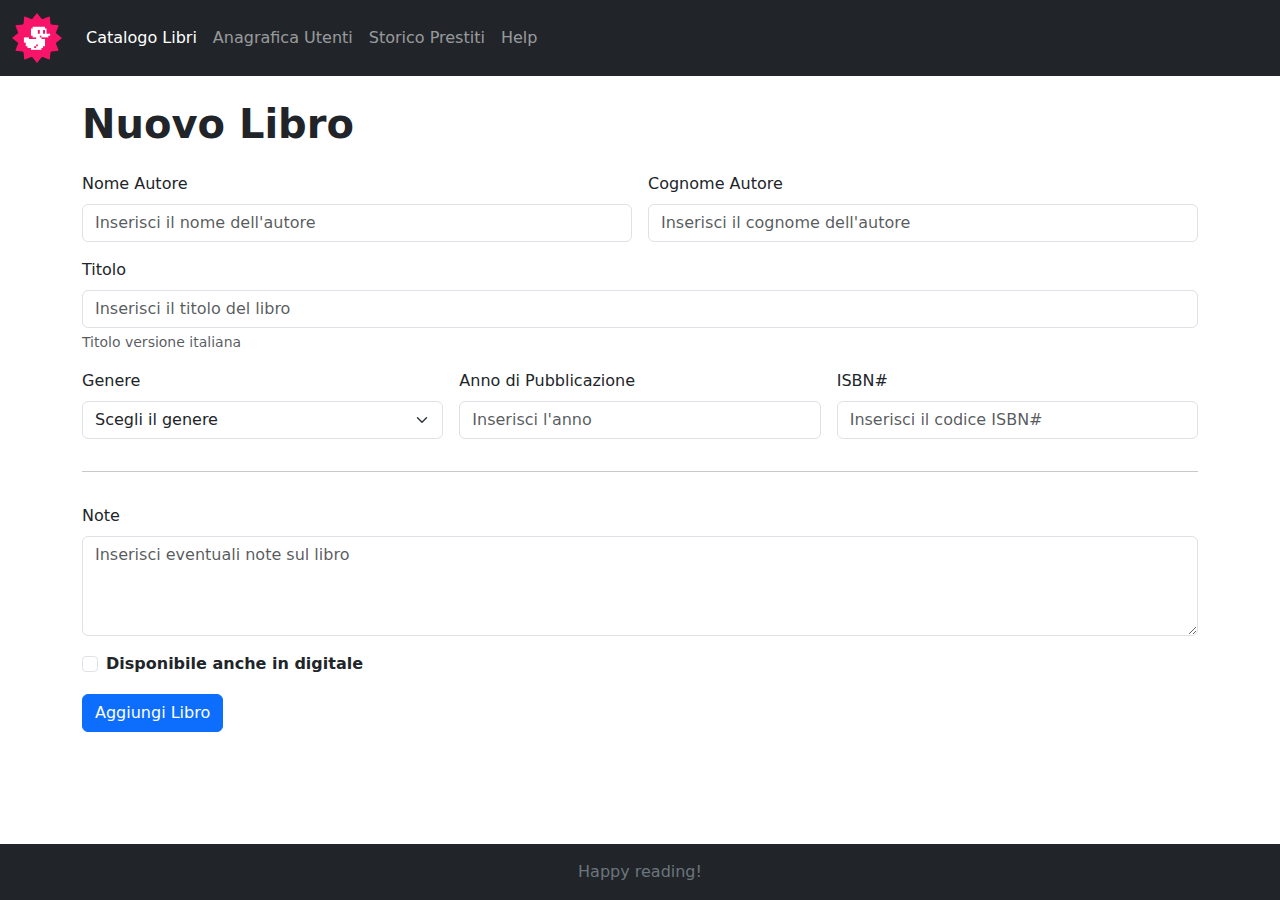
<file: bonus/new-book.html>
<!DOCTYPE html>
<html lang="en">

<head>
    <meta charset="UTF-8">
    <meta name="viewport" content="width=device-width, initial-scale=1.0">
    <link href="https://cdn.jsdelivr.net/npm/bootstrap@5.3.3/dist/css/bootstrap.min.css" rel="stylesheet"
        integrity="sha384-QWTKZyjpPEjISv5WaRU9OFeRpok6YctnYmDr5pNlyT2bRjXh0JMhjY6hW+ALEwIH" crossorigin="anonymous">
    <script src="https://cdn.jsdelivr.net/npm/bootstrap@5.3.3/dist/js/bootstrap.bundle.min.js"
        integrity="sha384-YvpcrYf0tY3lHB60NNkmXc5s9fDVZLESaAA55NDzOxhy9GkcIdslK1eN7N6jIeHz"
        crossorigin="anonymous"></script>
    <link rel="stylesheet" href="https://cdnjs.cloudflare.com/ajax/libs/font-awesome/6.7.2/css/all.min.css"
        integrity="sha512-Evv84Mr4kqVGRNSgIGL/F/aIDqQb7xQ2vcrdIwxfjThSH8CSR7PBEakCr51Ck+w+/U6swU2Im1vVX0SVk9ABhg=="
        crossorigin="anonymous" referrerpolicy="no-referrer" />
    <link rel="stylesheet" href="./css/style.css">
    <title>Catalogo Libri</title>
</head>

<body>
    <!-- header -->
    <nav class="navbar navbar-dark navbar-expand-lg bg-dark">
        <div class="container-fluid">
            <!-- logo -->
            <a class="navbar-brand" href="./index.html"><img src="./img/duck.png" alt="" class="logo"></a>

            <!-- menu sm/md -->
            <button class="navbar-toggler" type="button" data-bs-toggle="collapse"
                data-bs-target="#navbarSupportedContent" aria-controls="navbarSupportedContent" aria-expanded="false"
                aria-label="Toggle navigation">
                <span class="navbar-toggler-icon text-light"></span>
            </button>

            <!-- menu lg -->
            <div class="collapse navbar-collapse" id="navbarSupportedContent">
                <ul class="navbar-nav me-auto mb-2 mb-lg-0">
                    <li class="nav-item">
                        <a class="nav-link active" aria-current="page" href="#">Catalogo Libri</a>
                    </li>

                    <li class="nav-item">
                        <a class="nav-link" href="#">Anagrafica Utenti</a>
                    </li>

                    <li class="nav-item">
                        <a class="nav-link" href="#">Storico Prestiti</a>
                    </li>

                    <li class="nav-item">
                        <a class="nav-link" href="#">Help</a>
                    </li>
                </ul>
            </div>
        </div>
    </nav>

    <main>
        <div class="container-lg">
            <h1 class="my-4 fw-semibold">Nuovo Libro</h1>

            <form action="">
                <div class="row g-3 mb-3">
                    <!-- Autore -->
                    <div class="col-6">
                        <label for="nome-autore" class="form-label">Nome Autore</label>
                        <input type="text" class="form-control" id="nome-autore"
                            placeholder="Inserisci il nome dell'autore" minlength="3" required>
                    </div>

                    <div class="col-6">
                        <label for="cognome-autore" class="form-label">Cognome Autore</label>
                        <input type="text" class="form-control" id="cognome-autore"
                            placeholder="Inserisci il cognome dell'autore" required>
                    </div>

                    <!-- Titolo -->
                    <div class="col-12">
                        <label for="titolo" class="form-label">Titolo</label>
                        <input type="text" class="form-control" id="titolo" placeholder="Inserisci il titolo del libro"
                            required>
                        <div id="help-autore" class="form-text">Titolo versione italiana</div>
                    </div>

                    <!-- Genere -->
                    <div class="col-sm-12 col-lg-4">
                        <label for="genere" class="form-label">Genere</label>
                        <select id="genere" class="form-select" aria-label="Default select example">
                            <option selected>Scegli il genere</option>
                            <option value="1">Giallo</option>
                            <option value="2">Thriller</option>
                            <option value="3">Horror</option>
                            <option value="4">Sci-fi</option>
                            <option value="5">Fantasy</option>
                            <option value="6">Narrativa</option>
                            <option value="7">Romanzo Storico</option>
                        </select>
                    </div>

                    <!-- Anno di pubblicazione -->
                    <div class="col-sm-12 col-lg-4">
                        <label for="anno-pubblicazione" class="form-label">Anno di Pubblicazione</label>
                        <input type="text" class="form-control" id="anno-pubblicazione" placeholder="Inserisci l'anno"
                            required>
                    </div>

                    <!-- ISBN -->
                    <div class="col-sm-12 col-lg-4">
                        <label for="isbn-code" class="form-label">ISBN#</label>
                        <input type="text" class="form-control" id="isbn-code" placeholder="Inserisci il codice ISBN#"
                            required>
                    </div>

                    <div class="col-12">
                        <hr>
                    </div>

                    <!-- Note -->
                    <div class="col-12">
                        <label for="notes" class="form-label">Note</label>
                        <textarea class="form-control" placeholder="Inserisci eventuali note sul libro"
                            id="floatingTextarea2" style="height: 100px"></textarea>

                    </div>
                </div>

                <!-- Checkbox -->
                <div class="form-check">
                    <input class="form-check-input" type="checkbox" value="" id="checkbox">
                    <label class="form-check-label fw-semibold" for="xheckbox">
                        Disponibile anche in digitale
                    </label>
                </div>

                <!-- Button -->
                <button type="submit" class="btn btn-primary my-3">Aggiungi Libro</button>
            </form>

        </div>
    </main>

    <footer class="bg-dark text-center text-secondary py-3 position-absolute bottom-0 w-100">
        <div>
            Happy reading!
        </div>
    </footer>
</body>

</html>
</file>
<file: css/style.css>
.logo {
    width: 50px;
}
</file>
<file: bonus/css/style.css>
.logo {
    width: 50px;
}

.book-cover {
    height: fit-content;
}
</file>
